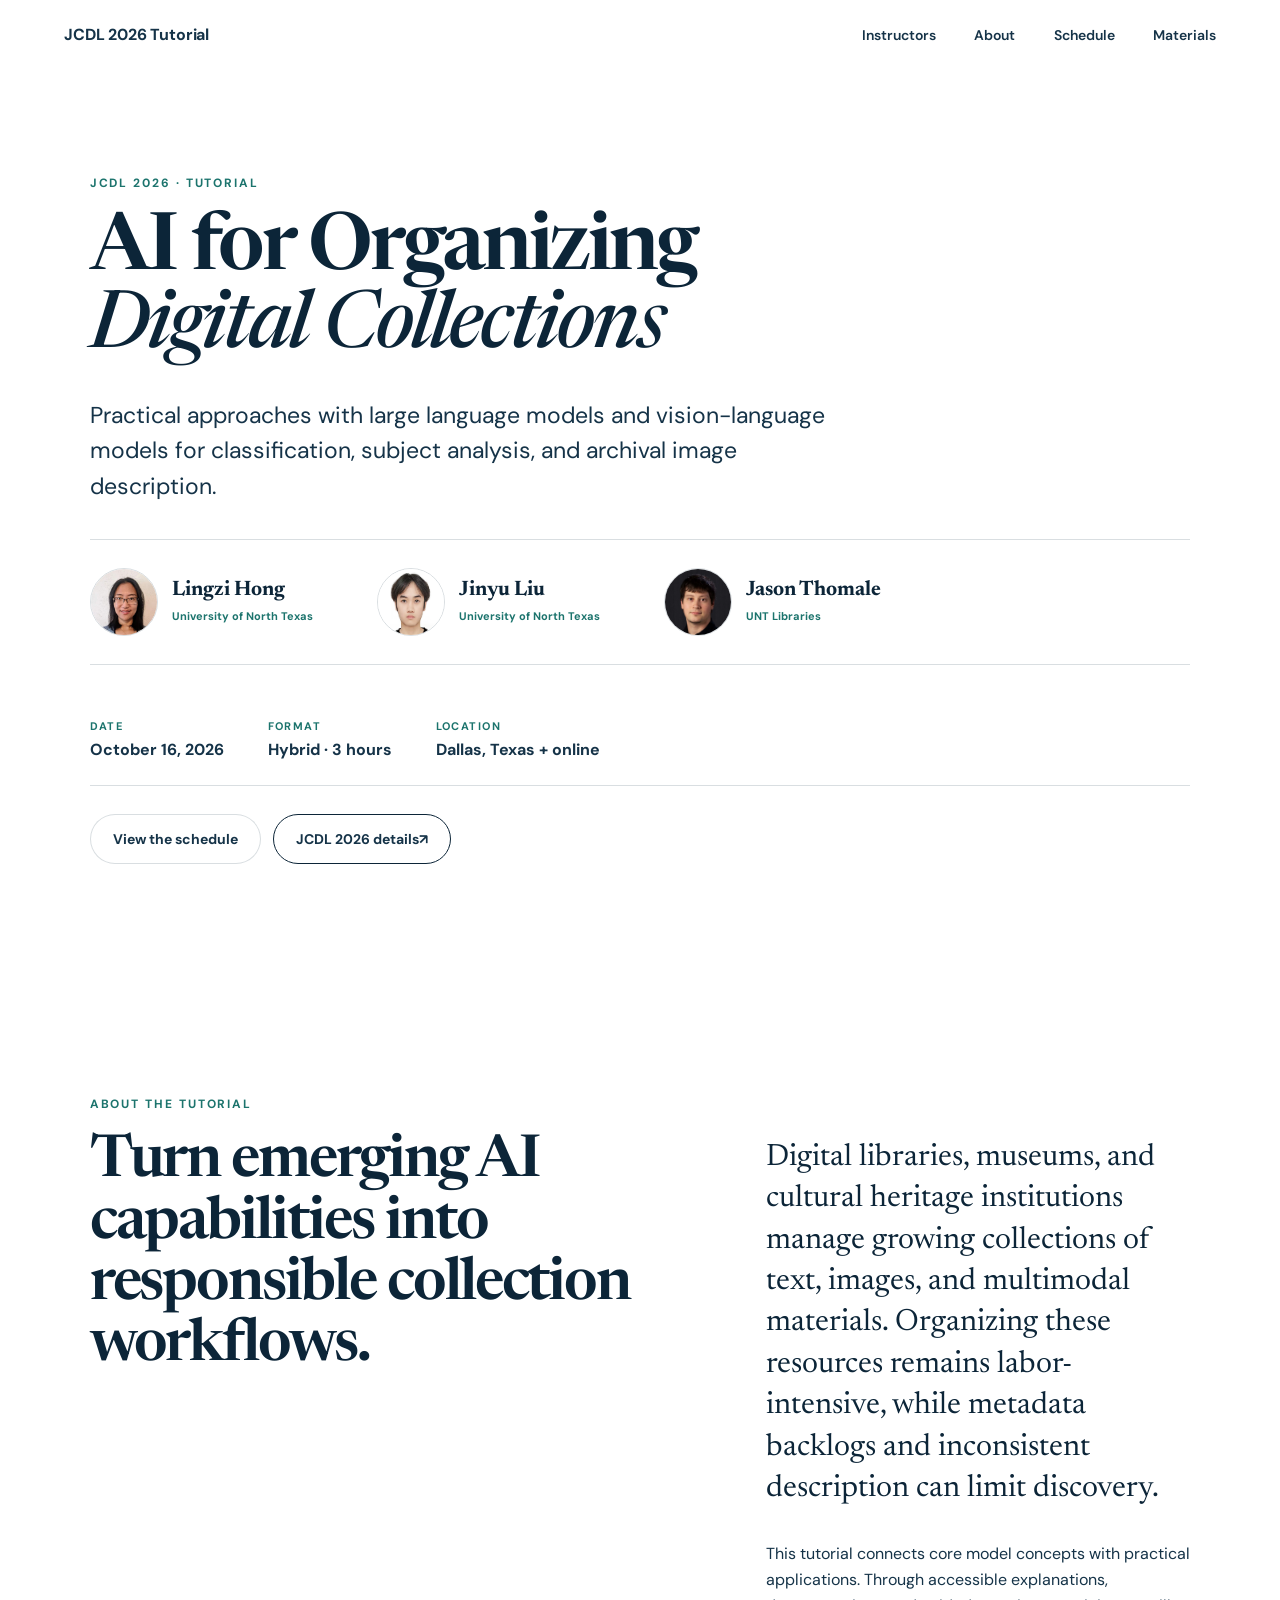
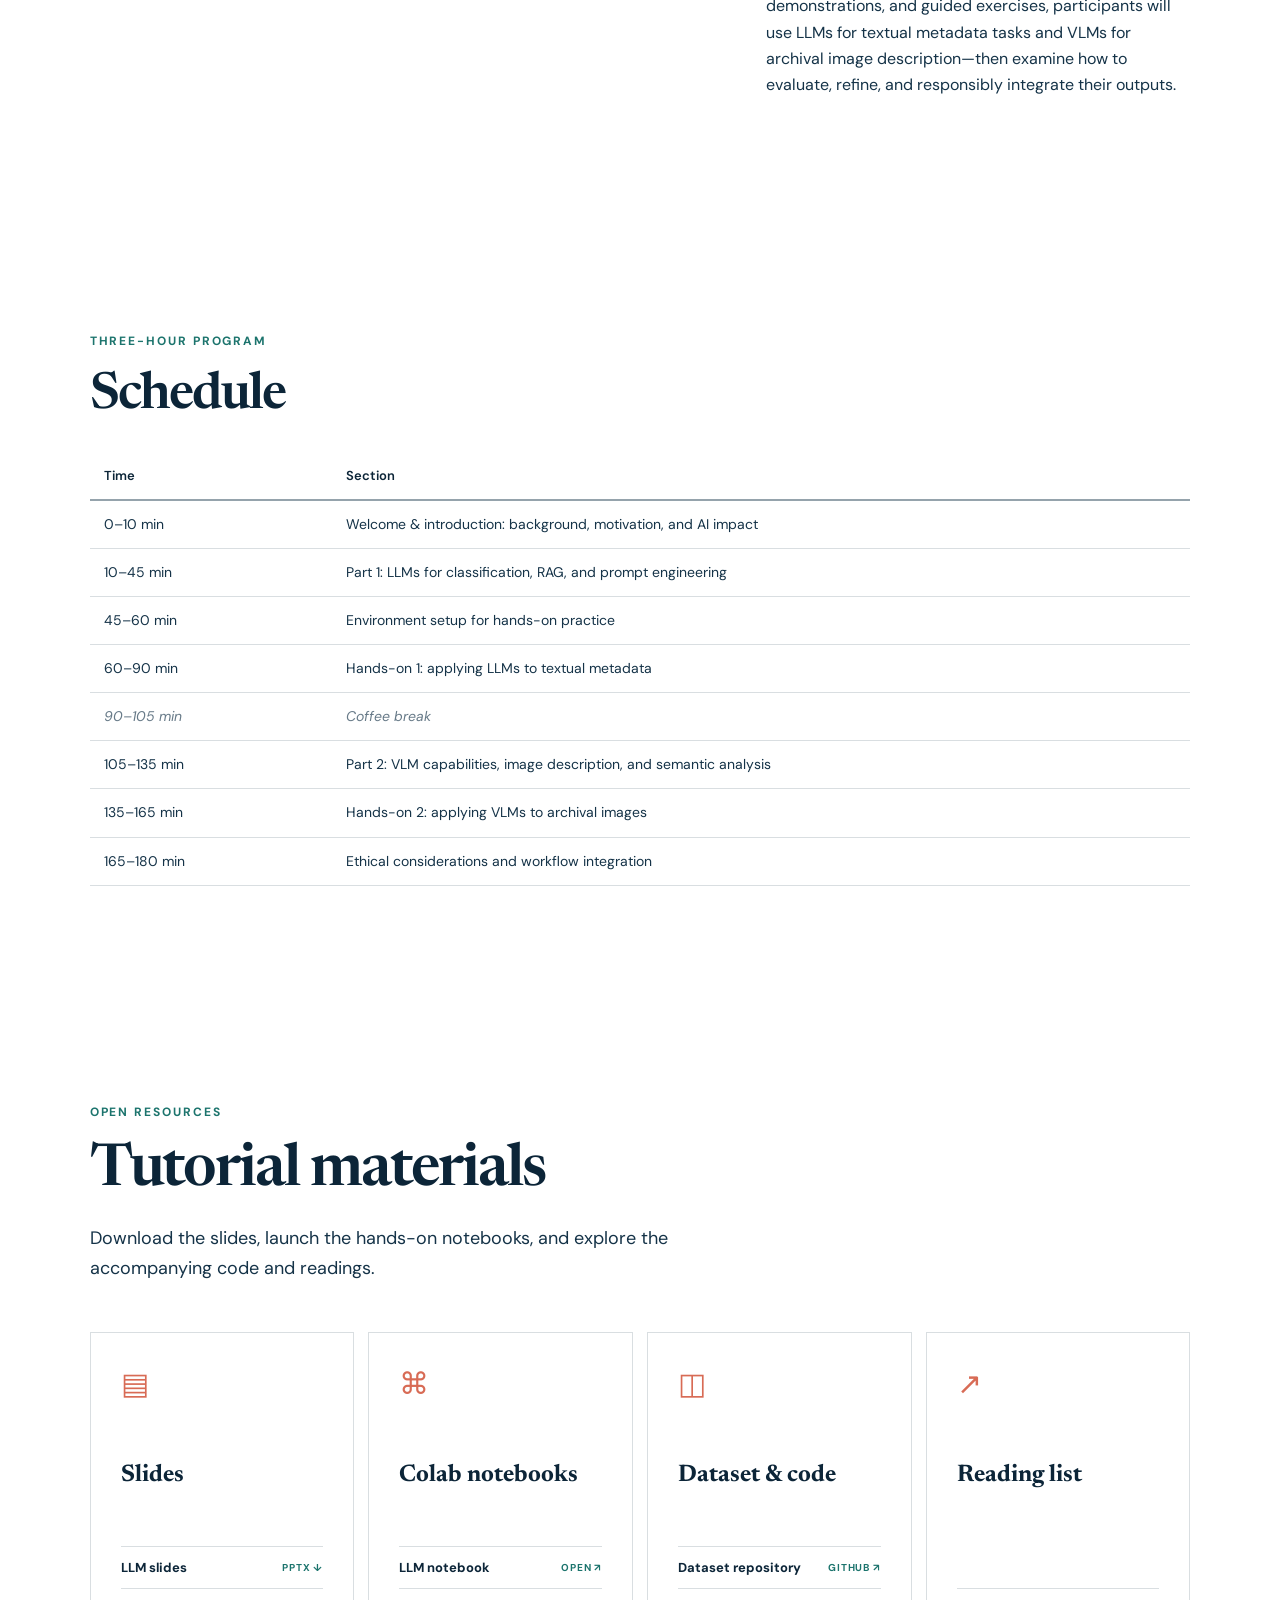
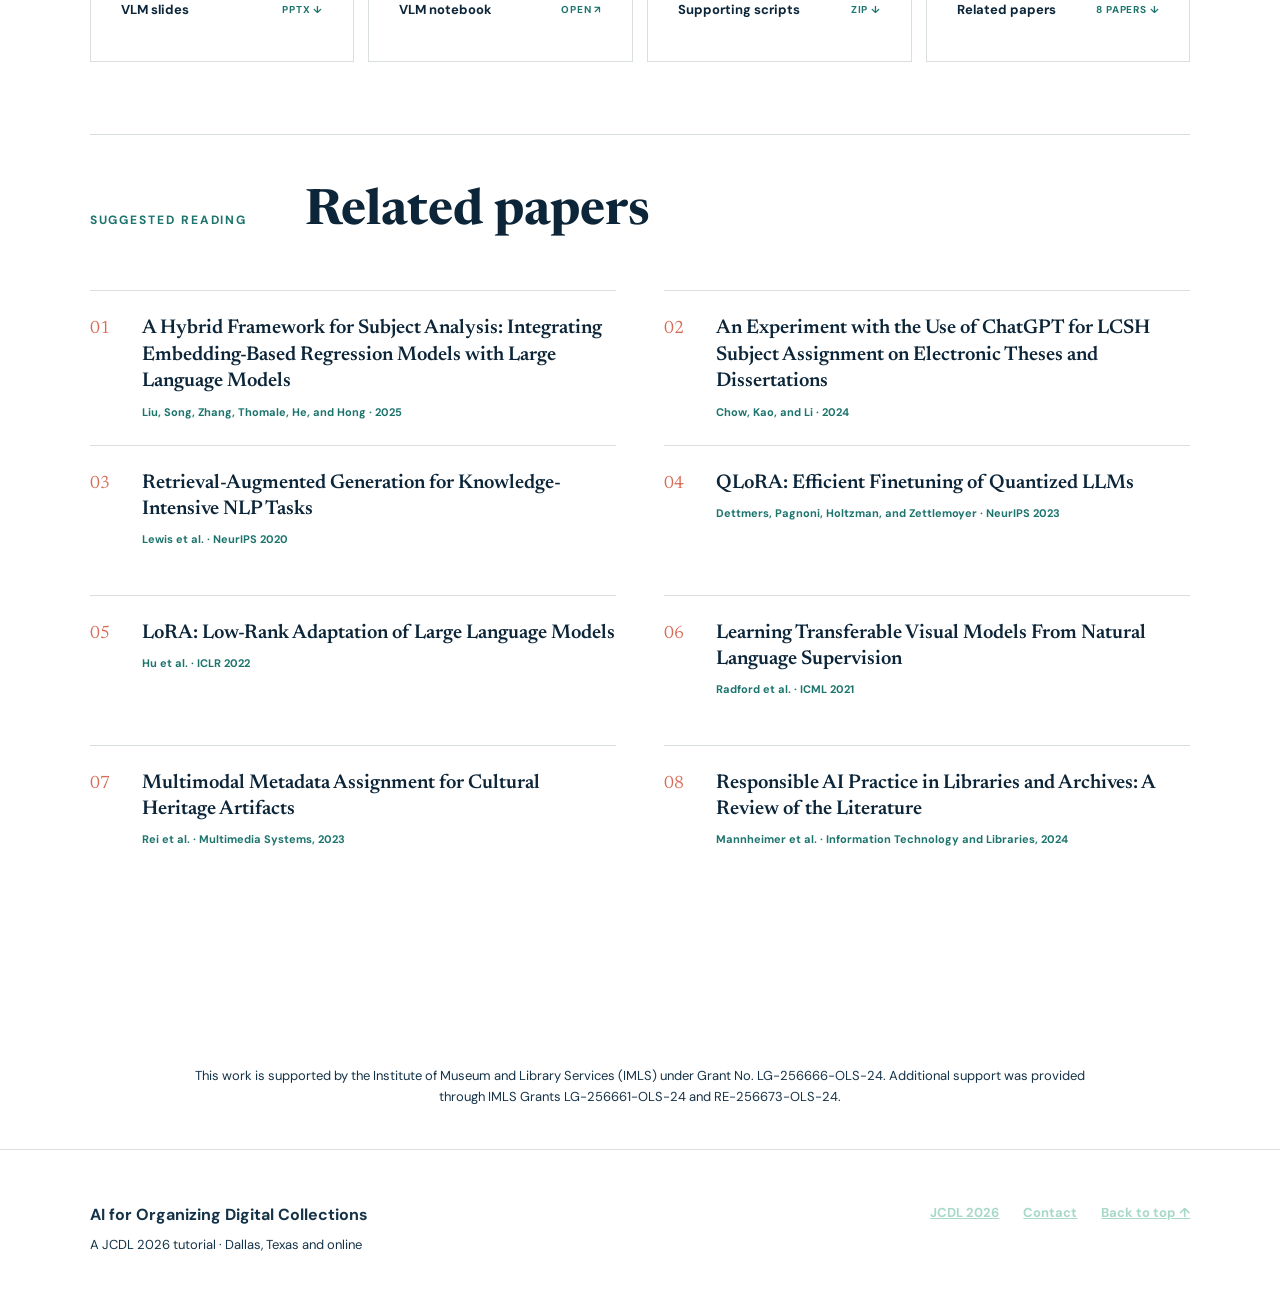
<file: index.html>
<!doctype html>
<html lang="en">
  <head>
    <meta charset="UTF-8" />
    <meta name="viewport" content="width=device-width, initial-scale=1.0" />
    <meta
      name="description"
      content="JCDL 2026 tutorial on practical approaches for organizing digital collections with large language models and vision-language models."
    />
    <meta property="og:title" content="AI for Organizing Digital Collections | JCDL 2026 Tutorial" />
    <meta
      property="og:description"
      content="A hands-on tutorial on LLMs, vision-language models, and responsible AI workflows for digital collections."
    />
    <meta property="og:type" content="website" />
    <meta name="theme-color" content="#173f5f" />
    <title>AI for Organizing Digital Collections | JCDL 2026</title>
    <link rel="preconnect" href="https://fonts.googleapis.com" />
    <link rel="preconnect" href="https://fonts.gstatic.com" crossorigin />
    <link
      href="https://fonts.googleapis.com/css2?family=DM+Sans:wght@400;500;600;700&family=Newsreader:opsz,wght@6..72,500;6..72,600&display=swap"
      rel="stylesheet"
    />
    <link rel="stylesheet" href="styles.css?v=4" />
  </head>
  <body>
    <header class="site-header">
      <a class="brand" href="#top" aria-label="Tutorial home">
        <span>JCDL 2026 Tutorial</span>
      </a>
      <button class="nav-toggle" type="button" aria-expanded="false" aria-controls="site-nav">
        <span class="sr-only">Open navigation</span>
        <span></span><span></span><span></span>
      </button>
      <nav id="site-nav" class="site-nav" aria-label="Main navigation">
        <a href="#instructors">Instructors</a>
        <a href="#about">About</a>
        <a href="#schedule">Schedule</a>
        <a href="#materials">Materials</a>
      </nav>
    </header>

    <main id="top">
      <section class="hero">
        <div class="hero-content">
          <p class="eyebrow">JCDL 2026 · Tutorial</p>
          <h1>
            <span class="title-line">AI for Organizing</span>
            <em class="title-line">Digital Collections</em>
          </h1>
          <p class="hero-subtitle">
            Practical approaches with large language models and vision-language models
            for classification, subject analysis, and archival image description.
          </p>
          <div id="instructors" class="hero-instructors" aria-label="Tutorial instructors">
            <a class="hero-instructor" href="mailto:lingzi.hong@unt.edu">
              <img src="assets/instructors/lingzi-hong.png" alt="Lingzi Hong" />
              <span><strong>Lingzi Hong</strong><small>University of North Texas</small></span>
            </a>
            <a class="hero-instructor" href="mailto:JinyuLiu@my.unt.edu">
              <img src="assets/instructors/jinyu-liu.png" alt="Jinyu Liu" />
              <span><strong>Jinyu Liu</strong><small>University of North Texas</small></span>
            </a>
            <a class="hero-instructor" href="mailto:Jason.Thomale@unt.edu">
              <img src="assets/instructors/jason-thomale.png" alt="Jason Thomale" />
              <span><strong>Jason Thomale</strong><small>UNT Libraries</small></span>
            </a>
          </div>
          <div class="event-details" aria-label="Event details">
            <div>
              <span class="detail-label">Date</span>
              <strong>October 16, 2026</strong>
            </div>
            <div>
              <span class="detail-label">Format</span>
              <strong>Hybrid · 3 hours</strong>
            </div>
            <div>
              <span class="detail-label">Location</span>
              <strong>Dallas, Texas + online</strong>
            </div>
          </div>
          <div class="hero-actions">
            <a class="button button-primary" href="#schedule">View the schedule</a>
            <a
              class="button button-secondary"
              href="https://2026.jcdl.org/workshops-and-tutorials/"
              target="_blank"
              rel="noreferrer"
            >JCDL 2026 details <span aria-hidden="true">↗</span></a>
          </div>
        </div>
      </section>

      <section id="about" class="section section-about">
        <div class="section-heading">
          <p class="eyebrow">About the tutorial</p>
          <h2>Turn emerging AI capabilities into responsible collection workflows.</h2>
        </div>
        <div class="about-copy">
          <p class="lead">
            Digital libraries, museums, and cultural heritage institutions manage growing
            collections of text, images, and multimodal materials. Organizing these resources
            remains labor-intensive, while metadata backlogs and inconsistent description can
            limit discovery.
          </p>
          <p>
            This tutorial connects core model concepts with practical applications. Through
            accessible explanations, demonstrations, and guided exercises, participants will
            use LLMs for textual metadata tasks and VLMs for archival image description—then
            examine how to evaluate, refine, and responsibly integrate their outputs.
          </p>
        </div>
      </section>

      <section id="schedule" class="section schedule-section">
        <div class="section-heading compact">
          <p class="eyebrow">Three-hour program</p>
          <h2>Schedule</h2>
        </div>
        <div class="schedule-table-wrap">
          <table class="schedule-table">
            <thead><tr><th>Time</th><th>Section</th></tr></thead>
            <tbody>
              <tr><td>0–10 min</td><td>Welcome &amp; introduction: background, motivation, and AI impact</td></tr>
              <tr><td>10–45 min</td><td>Part 1: LLMs for classification, RAG, and prompt engineering</td></tr>
              <tr><td>45–60 min</td><td>Environment setup for hands-on practice</td></tr>
              <tr><td>60–90 min</td><td>Hands-on 1: applying LLMs to textual metadata</td></tr>
              <tr class="break-row"><td>90–105 min</td><td>Coffee break</td></tr>
              <tr><td>105–135 min</td><td>Part 2: VLM capabilities, image description, and semantic analysis</td></tr>
              <tr><td>135–165 min</td><td>Hands-on 2: applying VLMs to archival images</td></tr>
              <tr><td>165–180 min</td><td>Ethical considerations and workflow integration</td></tr>
            </tbody>
          </table>
        </div>
      </section>

      <section id="materials" class="section materials-section">
        <div class="section-heading compact">
          <p class="eyebrow">Open resources</p>
          <h2>Tutorial materials</h2>
          <p>Download the slides, launch the hands-on notebooks, and explore the accompanying code and readings.</p>
        </div>
        <div class="materials-grid">
          <article class="material-card">
            <span class="material-icon" aria-hidden="true">▤</span>
            <h3>Slides</h3>
            <ul class="resource-links">
              <li><a href="materials/slides/JCDL-LLM.pptx" download><span>LLM slides</span><small>PPTX ↓</small></a></li>
              <li><a href="materials/slides/JCDL-VLM.pptx" download><span>VLM slides</span><small>PPTX ↓</small></a></li>
            </ul>
          </article>
          <article class="material-card">
            <span class="material-icon" aria-hidden="true">⌘</span>
            <h3>Colab notebooks</h3>
            <ul class="resource-links">
              <li><a href="https://colab.research.google.com/github/SoulEmol/llm4cat-jcdl2026/blob/main/materials/notebooks/JCDL_LLM.ipynb" target="_blank" rel="noreferrer"><span>LLM notebook</span><small>Open ↗</small></a></li>
              <li><a href="https://colab.research.google.com/github/SoulEmol/llm4cat-jcdl2026/blob/main/materials/notebooks/JCDL_VLM.ipynb" target="_blank" rel="noreferrer"><span>VLM notebook</span><small>Open ↗</small></a></li>
            </ul>
          </article>
          <article class="material-card">
            <span class="material-icon" aria-hidden="true">◫</span>
            <h3>Dataset &amp; code</h3>
            <ul class="resource-links">
              <li><a href="https://github.com/llm4cat/LLMs" target="_blank" rel="noreferrer"><span>Dataset repository</span><small>GitHub ↗</small></a></li>
              <li><a href="materials/code/llm-scripts.zip" download><span>Supporting scripts</span><small>ZIP ↓</small></a></li>
            </ul>
          </article>
          <article class="material-card">
            <span class="material-icon" aria-hidden="true">↗</span>
            <h3>Reading list</h3>
            <ul class="resource-links">
              <li><a href="#reading-list"><span>Related papers</span><small>8 papers ↓</small></a></li>
            </ul>
          </article>
        </div>

        <div id="reading-list" class="reading-list">
          <div class="reading-list-heading">
            <p class="eyebrow">Suggested reading</p>
            <h3>Related papers</h3>
          </div>
          <ol class="reading-items">
            <li>
              <a href="https://arxiv.org/abs/2507.22913" target="_blank" rel="noreferrer">A Hybrid Framework for Subject Analysis: Integrating Embedding-Based Regression Models with Large Language Models</a>
              <p>Liu, Song, Zhang, Thomale, He, and Hong · 2025</p>
            </li>
            <li>
              <a href="https://arxiv.org/abs/2403.16424" target="_blank" rel="noreferrer">An Experiment with the Use of ChatGPT for LCSH Subject Assignment on Electronic Theses and Dissertations</a>
              <p>Chow, Kao, and Li · 2024</p>
            </li>
            <li>
              <a href="https://arxiv.org/abs/2005.11401" target="_blank" rel="noreferrer">Retrieval-Augmented Generation for Knowledge-Intensive NLP Tasks</a>
              <p>Lewis et al. · NeurIPS 2020</p>
            </li>
            <li>
              <a href="https://arxiv.org/abs/2305.14314" target="_blank" rel="noreferrer">QLoRA: Efficient Finetuning of Quantized LLMs</a>
              <p>Dettmers, Pagnoni, Holtzman, and Zettlemoyer · NeurIPS 2023</p>
            </li>
            <li>
              <a href="https://arxiv.org/abs/2106.09685" target="_blank" rel="noreferrer">LoRA: Low-Rank Adaptation of Large Language Models</a>
              <p>Hu et al. · ICLR 2022</p>
            </li>
            <li>
              <a href="https://proceedings.mlr.press/v139/radford21a.html" target="_blank" rel="noreferrer">Learning Transferable Visual Models From Natural Language Supervision</a>
              <p>Radford et al. · ICML 2021</p>
            </li>
            <li>
              <a href="https://doi.org/10.1007/s00530-022-01025-2" target="_blank" rel="noreferrer">Multimodal Metadata Assignment for Cultural Heritage Artifacts</a>
              <p>Rei et al. · Multimedia Systems, 2023</p>
            </li>
            <li>
              <a href="https://doi.org/10.5860/ital.v43i3.17245" target="_blank" rel="noreferrer">Responsible AI Practice in Libraries and Archives: A Review of the Literature</a>
              <p>Mannheimer et al. · Information Technology and Libraries, 2024</p>
            </li>
          </ol>
        </div>
      </section>

      <section class="section acknowledgement">
        <p>
          This work is supported by the Institute of Museum and Library Services (IMLS)
          under Grant No. LG-256666-OLS-24. Additional support was provided through IMLS
          Grants LG-256661-OLS-24 and RE-256673-OLS-24.
        </p>
      </section>
    </main>

    <footer>
      <div>
        <strong>AI for Organizing Digital Collections</strong>
        <p>A JCDL 2026 tutorial · Dallas, Texas and online</p>
      </div>
      <div class="footer-links">
        <a href="https://2026.jcdl.org/" target="_blank" rel="noreferrer">JCDL 2026</a>
        <a href="mailto:lingzi.hong@unt.edu">Contact</a>
        <a href="#top">Back to top ↑</a>
      </div>
    </footer>

    <script src="script.js?v=2"></script>
  </body>
</html>
</file>
<file: styles.css>
:root {
  --ink: #153348;
  --ink-deep: #0c2538;
  --paper: #ffffff;
  --paper-warm: #ffffff;
  --white: #ffffff;
  --teal: #1c746d;
  --mint: #a8d8c8;
  --gold: #e8b65b;
  --coral: #d86b55;
  --line: rgba(21, 51, 72, 0.16);
  --shadow: 0 24px 70px rgba(12, 37, 56, 0.12);
  --sans: "DM Sans", system-ui, sans-serif;
  --serif: "Newsreader", Georgia, serif;
}

* {
  box-sizing: border-box;
}

html {
  scroll-behavior: smooth;
}

body {
  margin: 0;
  overflow-x: hidden;
  color: var(--ink);
  background: var(--paper);
  font-family: var(--sans);
  line-height: 1.65;
}

a {
  color: inherit;
}

.sr-only {
  position: absolute;
  width: 1px;
  height: 1px;
  padding: 0;
  margin: -1px;
  overflow: hidden;
  clip: rect(0, 0, 0, 0);
  white-space: nowrap;
  border: 0;
}

.site-header {
  position: sticky;
  top: 0;
  z-index: 20;
  display: flex;
  align-items: center;
  justify-content: space-between;
  min-height: 72px;
  padding: 0 5vw;
  background: rgba(255, 255, 255, 0.94);
  border-bottom: 1px solid transparent;
  backdrop-filter: blur(16px);
  transition: border-color 180ms ease, box-shadow 180ms ease;
}

.site-header.scrolled {
  border-bottom-color: var(--line);
  box-shadow: 0 8px 30px rgba(12, 37, 56, 0.06);
}

.brand {
  display: flex;
  align-items: center;
  gap: 12px;
  font-weight: 700;
  text-decoration: none;
  letter-spacing: -0.01em;
}

.brand-mark {
  display: grid;
  place-items: center;
  width: 37px;
  height: 37px;
  color: var(--white);
  background: var(--ink-deep);
  border-radius: 50%;
  font-family: var(--serif);
  font-size: 17px;
}

.site-nav {
  display: flex;
  align-items: center;
  gap: clamp(20px, 3vw, 40px);
}

.site-nav a {
  position: relative;
  font-size: 14px;
  font-weight: 600;
  text-decoration: none;
}

.site-nav a::after {
  position: absolute;
  right: 0;
  bottom: -5px;
  left: 0;
  height: 2px;
  content: "";
  background: var(--coral);
  transform: scaleX(0);
  transform-origin: left;
  transition: transform 180ms ease;
}

.site-nav a:hover::after,
.site-nav a:focus-visible::after {
  transform: scaleX(1);
}

.nav-toggle {
  display: none;
  padding: 8px;
  background: none;
  border: 0;
}

.nav-toggle span:not(.sr-only) {
  display: block;
  width: 24px;
  height: 2px;
  margin: 5px;
  background: var(--ink);
}

.hero {
  position: relative;
  min-height: auto;
  padding: clamp(64px, 8vw, 105px) 7vw clamp(70px, 8vw, 110px);
  overflow: hidden;
  background: #ffffff;
}

.hero-content {
  position: relative;
  z-index: 2;
  width: min(100%, 1160px);
  margin: 0 auto;
  min-width: 0;
}

.eyebrow {
  margin: 0 0 18px;
  color: var(--teal);
  font-size: 12px;
  font-weight: 700;
  letter-spacing: 0.16em;
  text-transform: uppercase;
}

h1,
h2 {
  margin: 0;
  color: var(--ink-deep);
  font-family: var(--serif);
  font-weight: 600;
  line-height: 0.98;
  letter-spacing: -0.035em;
}

h1 {
  max-width: none;
  font-size: clamp(34px, 6.2vw, 92px);
}

h1 em {
  color: inherit;
  font-weight: 500;
}

.title-line {
  display: block;
  white-space: nowrap;
}

h2 {
  font-size: clamp(39px, 4.6vw, 68px);
  line-height: 1.04;
}

h3 {
  color: var(--ink-deep);
}

.hero-subtitle {
  max-width: 760px;
  margin: 30px 0;
  font-size: clamp(18px, 2vw, 23px);
  line-height: 1.55;
}

.hero-instructors {
  display: flex;
  flex-wrap: wrap;
  gap: 22px 42px;
  margin: 34px 0 30px;
  padding: 28px 0;
  border-top: 1px solid var(--line);
  border-bottom: 1px solid var(--line);
}

.hero-instructor {
  display: grid;
  grid-template-columns: 68px auto;
  gap: 14px;
  align-items: center;
  min-width: 245px;
  text-decoration: none;
}

.hero-instructor img {
  width: 68px;
  height: 68px;
  border: 1px solid var(--line);
  border-radius: 50%;
  object-fit: cover;
  object-position: center top;
  transition: transform 180ms ease;
}

.hero-instructor:hover img {
  transform: scale(1.04);
}

.hero-instructor span {
  display: flex;
  flex-direction: column;
}

.hero-instructor strong {
  color: var(--ink-deep);
  font-family: var(--serif);
  font-size: 21px;
  line-height: 1.2;
}

.hero-instructor small {
  margin-top: 3px;
  color: var(--teal);
  font-size: 11px;
  font-weight: 700;
}

.event-details {
  display: flex;
  flex-wrap: wrap;
  gap: 20px 44px;
  padding: 22px 0;
  border-bottom: 1px solid var(--line);
}

.event-details div {
  display: flex;
  flex-direction: column;
  gap: 2px;
}

.detail-label {
  color: var(--teal);
  font-size: 11px;
  font-weight: 700;
  letter-spacing: 0.13em;
  text-transform: uppercase;
}

.hero-actions {
  display: flex;
  flex-wrap: wrap;
  gap: 12px;
  margin-top: 28px;
}

.button {
  display: inline-flex;
  align-items: center;
  justify-content: center;
  min-height: 50px;
  padding: 0 22px;
  border: 1px solid var(--ink-deep);
  border-radius: 999px;
  font-size: 14px;
  font-weight: 700;
  text-decoration: none;
  transition: transform 180ms ease, box-shadow 180ms ease, background 180ms ease;
}

.button:hover {
  transform: translateY(-2px);
  box-shadow: 0 10px 25px rgba(12, 37, 56, 0.12);
}

.button-primary {
  color: var(--ink);
  background: var(--white);
  border: 1px solid var(--line);
}

.button-secondary:hover {
  background: var(--white);
}

.hero-card {
  min-height: 440px;
  padding: 45px 34px;
  overflow: hidden;
  color: var(--white);
  background: var(--ink-deep);
  border-radius: 3px 56px 3px 3px;
  box-shadow: var(--shadow);
  text-align: center;
}

.card-grid {
  position: absolute;
  inset: 0;
  opacity: 0.08;
  background-image:
    linear-gradient(rgba(21, 51, 72, .5) 1px, transparent 1px),
    linear-gradient(90deg, rgba(21, 51, 72, .5) 1px, transparent 1px);
  background-size: 36px 36px;
}

.hero-card > *:not(.card-grid) {
  position: relative;
}

.hero-card p {
  margin: 0 0 28px;
  color: var(--mint);
  font-size: 12px;
  font-weight: 700;
  letter-spacing: 0.14em;
  text-transform: uppercase;
}

.pipeline,
.outcomes {
  display: flex;
  flex-wrap: wrap;
  justify-content: center;
  gap: 8px;
}

.pipeline span,
.outcomes span {
  padding: 8px 12px;
  border: 1px solid var(--line);
  border-radius: 999px;
  font-size: 13px;
}

.pipeline-arrow {
  margin: 22px 0;
  color: var(--gold);
  font-size: 24px;
}

.model-chip {
  display: inline-grid;
  place-items: center;
  width: 155px;
  height: 155px;
  color: var(--ink-deep);
  background: var(--mint);
  border: 12px solid rgba(168, 216, 200, 0.22);
  border-radius: 50%;
  background-clip: padding-box;
  font-family: var(--serif);
  font-size: 25px;
  font-weight: 600;
}

.outcomes span {
  color: var(--ink-deep);
  background: var(--gold);
  border: 0;
  font-weight: 700;
}

.section {
  padding: clamp(80px, 10vw, 140px) 7vw;
}

.section-heading {
  display: grid;
  grid-template-columns: minmax(180px, 0.45fr) minmax(0, 1.55fr);
  gap: 30px;
  align-items: start;
}

.section-heading.compact {
  display: block;
  max-width: 820px;
  margin-bottom: 48px;
}

.section-heading.compact > p:last-child {
  max-width: 640px;
  margin-top: 22px;
  font-size: 18px;
}

.section-about {
  display: grid;
  grid-template-columns: minmax(0, 1.15fr) minmax(300px, 0.85fr);
  gap: clamp(50px, 8vw, 120px);
  background: var(--white);
}

.section-about .section-heading {
  display: block;
}

.about-copy {
  padding-top: 42px;
}

.about-copy p {
  margin-top: 0;
}

.about-copy .lead {
  color: var(--ink-deep);
  font-family: var(--serif);
  font-size: clamp(23px, 2.4vw, 32px);
  line-height: 1.35;
}

.learning-section {
  background: var(--paper-warm);
}

.learning-grid {
  display: grid;
  grid-template-columns: repeat(4, 1fr);
  gap: 1px;
  background: var(--line);
  border: 1px solid var(--line);
}

.learning-card {
  min-height: 300px;
  padding: 30px;
  background: var(--paper);
}

.card-number {
  color: var(--coral);
  font-family: var(--serif);
  font-size: 17px;
}

.learning-card h3 {
  margin: 74px 0 12px;
  font-family: var(--serif);
  font-size: 32px;
}

.learning-card p {
  margin: 0;
}

.schedule-section {
  background: var(--white);
  padding-top: clamp(64px, 7vw, 92px);
  padding-bottom: clamp(64px, 7vw, 92px);
}

.schedule-section .section-heading.compact {
  margin-bottom: 30px;
}

.schedule-section h2 {
  font-size: clamp(36px, 4vw, 54px);
}

.schedule-table-wrap {
  overflow-x: auto;
}

.schedule-table {
  width: 100%;
  min-width: 720px;
  border-collapse: collapse;
  font-size: 14px;
}

.schedule-table th,
.schedule-table td {
  padding: 12px 14px;
  border-bottom: 1px solid var(--line);
  text-align: left;
  vertical-align: top;
}

.schedule-table th {
  color: var(--ink-deep);
  border-bottom: 2px solid rgba(21, 51, 72, 0.45);
  font-size: 13px;
  font-weight: 600;
}

.schedule-table th:first-child,
.schedule-table td:first-child {
  width: 22%;
  white-space: nowrap;
}

.schedule-table .break-row {
  color: rgba(21, 51, 72, 0.65);
  font-style: italic;
}

.prepare-section {
  color: var(--ink);
  background: var(--white);
  border-top: 1px solid var(--line);
  border-bottom: 1px solid var(--line);
}

.prepare-section h2 {
  color: var(--ink-deep);
}

.prepare-panel {
  display: grid;
  grid-template-columns: 1fr 1fr;
  gap: clamp(50px, 8vw, 120px);
}

.prepare-panel > div > p:last-child {
  max-width: 560px;
  margin-top: 28px;
  color: var(--ink);
  font-size: 18px;
}

.checklist {
  align-self: center;
  margin: 0;
  padding: 0;
  list-style: none;
}

.checklist li {
  display: flex;
  gap: 16px;
  align-items: center;
  padding: 18px 0;
  border-bottom: 1px solid var(--line);
  font-size: 17px;
}

.checklist span {
  display: grid;
  place-items: center;
  flex: 0 0 28px;
  height: 28px;
  color: var(--ink-deep);
  background: var(--mint);
  border-radius: 50%;
  font-weight: 700;
}

.audience-strip {
  display: flex;
  flex-wrap: wrap;
  gap: 10px;
  align-items: center;
  margin-top: 70px;
  padding-top: 30px;
  border-top: 1px solid var(--line);
}

.audience-strip strong {
  margin-right: 15px;
  color: var(--gold);
}

.audience-strip span {
  padding: 8px 14px;
  border: 1px solid var(--line);
  border-radius: 999px;
  font-size: 13px;
}

.instructors-section {
  background: var(--paper);
}

.instructor-grid {
  display: grid;
  grid-template-columns: repeat(3, 1fr);
  gap: 22px;
}

.instructor-card {
  padding: 32px;
  background: var(--white);
  border: 1px solid var(--line);
  border-radius: 3px 28px 3px 3px;
}

.avatar {
  display: block;
  width: 86px;
  height: 86px;
  margin-bottom: 30px;
  border-radius: 50%;
  border: 1px solid var(--line);
  object-fit: cover;
  object-position: center top;
}

.instructor-card h3 {
  margin: 0;
  font-family: var(--serif);
  font-size: 30px;
}

.instructor-card .role {
  min-height: 48px;
  margin: 5px 0 18px;
  color: var(--teal);
  font-size: 13px;
  font-weight: 700;
}

.instructor-card a {
  color: var(--coral);
  font-size: 13px;
  font-weight: 700;
  overflow-wrap: anywhere;
}

.materials-section {
  background: var(--white);
}

.materials-grid {
  display: grid;
  grid-template-columns: repeat(4, 1fr);
  gap: 14px;
}

.material-card {
  display: flex;
  flex-direction: column;
  min-height: 330px;
  padding: 30px;
  border: 1px solid var(--line);
}

.material-card > .material-icon {
  color: var(--coral);
  font-family: var(--serif);
  font-size: 30px;
}

.material-card h3 {
  margin: 48px 0 22px;
  font-family: var(--serif);
  font-size: 24px;
  line-height: 1.25;
}

.resource-links {
  margin: auto 0 0;
  padding: 0;
  border-top: 1px solid var(--line);
  list-style: none;
}

.resource-links li + li {
  border-top: 1px solid var(--line);
}

.resource-links a {
  display: flex;
  gap: 12px;
  align-items: center;
  justify-content: space-between;
  padding: 12px 0;
  color: var(--ink-deep);
  font-size: 13px;
  font-weight: 700;
  line-height: 1.35;
  text-decoration: none;
}

.resource-links a:hover span,
.resource-links a:focus-visible span {
  color: var(--coral);
  text-decoration: underline;
  text-underline-offset: 3px;
}

.resource-links small {
  flex: 0 0 auto;
  color: var(--teal);
  font-size: 10px;
  font-weight: 700;
  letter-spacing: 0.08em;
  text-transform: uppercase;
}

.reading-list {
  margin-top: 72px;
  padding-top: 52px;
  border-top: 1px solid var(--line);
  scroll-margin-top: 96px;
}

.reading-list-heading {
  display: grid;
  grid-template-columns: minmax(160px, 0.35fr) minmax(0, 1.65fr);
  gap: 28px;
  align-items: baseline;
}

.reading-list-heading h3 {
  margin: 0;
  color: var(--ink-deep);
  font-family: var(--serif);
  font-size: clamp(32px, 4vw, 50px);
  line-height: 1;
}

.reading-items {
  display: grid;
  grid-template-columns: repeat(2, minmax(0, 1fr));
  gap: 0 48px;
  margin: 42px 0 0;
  padding: 0;
  list-style: none;
  counter-reset: papers;
}

.reading-items li {
  position: relative;
  min-height: 150px;
  padding: 24px 0 24px 52px;
  border-top: 1px solid var(--line);
  counter-increment: papers;
}

.reading-items li::before {
  position: absolute;
  top: 24px;
  left: 0;
  color: var(--coral);
  content: counter(papers, decimal-leading-zero);
  font-family: var(--serif);
  font-size: 18px;
}

.reading-items a {
  color: var(--ink-deep);
  font-family: var(--serif);
  font-size: 20px;
  font-weight: 600;
  line-height: 1.3;
  text-decoration: none;
}

.reading-items a:hover,
.reading-items a:focus-visible {
  color: var(--coral);
  text-decoration: underline;
  text-underline-offset: 4px;
}

.reading-items p {
  margin: 0;
  margin-top: 10px;
  color: var(--teal);
  font-size: 11px;
  font-weight: 700;
  line-height: 1.45;
}

.acknowledgement {
  padding-top: 42px;
  padding-bottom: 42px;
  background: var(--paper-warm);
}

.acknowledgement p {
  max-width: 900px;
  margin: 0 auto;
  font-size: 13px;
  text-align: center;
}

footer {
  display: flex;
  justify-content: space-between;
  gap: 30px;
  padding: 52px 7vw;
  color: var(--ink);
  background: var(--white);
  border-top: 1px solid var(--line);
}

footer p {
  margin: 5px 0 0;
  color: var(--ink);
  font-size: 13px;
}

.footer-links {
  display: flex;
  flex-wrap: wrap;
  gap: 24px;
}

.footer-links a {
  color: var(--mint);
  font-size: 13px;
  font-weight: 700;
}

@media (max-width: 1000px) {
  .hero {
    grid-template-columns: 1fr;
  }

  .hero-card {
    width: min(100%, 520px);
    min-height: auto;
  }

  .section-about {
    grid-template-columns: 1fr;
  }

  .about-copy {
    max-width: 760px;
    padding-top: 0;
  }

  .learning-grid,
  .materials-grid {
    grid-template-columns: repeat(2, 1fr);
  }

  .instructor-grid {
    grid-template-columns: 1fr;
  }

  .instructor-card {
    display: grid;
    grid-template-columns: 86px 1fr;
    gap: 28px;
  }

  .instructor-card .avatar {
    margin: 0;
  }

  .instructor-card .role {
    min-height: 0;
  }
}

@media (max-width: 760px) {
  .site-header {
    min-height: 64px;
  }

  .nav-toggle {
    display: block;
  }

  .site-nav {
    position: absolute;
    top: 64px;
    right: 0;
    left: 0;
    display: none;
    flex-direction: column;
    align-items: flex-start;
    gap: 0;
    padding: 14px 5vw 22px;
    background: var(--paper);
    border-bottom: 1px solid var(--line);
  }

  .site-nav.open {
    display: flex;
  }

  .site-nav a {
    width: 100%;
    padding: 10px 0;
  }

  .hero {
    min-height: auto;
    padding-top: 75px;
  }

  h1 {
    font-size: clamp(49px, 14vw, 74px);
  }

  .section-heading {
    grid-template-columns: 1fr;
  }

  .prepare-panel {
    grid-template-columns: 1fr;
  }

  .timeline li {
    grid-template-columns: 1fr;
    gap: 2px;
  }

  .reading-list-heading,
  .reading-items {
    grid-template-columns: 1fr;
  }

  .reading-list-heading {
    gap: 4px;
  }

  .reading-items {
    margin-top: 30px;
  }

  .timeline time {
    padding-top: 0;
  }

  .instructor-card {
    display: block;
  }

  .instructor-card .avatar {
    margin-bottom: 24px;
  }

  footer {
    flex-direction: column;
  }
}

@media (max-width: 520px) {
  .brand span:last-child {
    font-size: 13px;
  }

  .event-details {
    display: grid;
    grid-template-columns: 1fr 1fr;
  }

  h1 {
    font-size: clamp(32px, 9vw, 43px);
  }

  .title-line {
    white-space: normal;
  }

  .hero-card {
    padding: 36px 20px;
  }

  .learning-grid,
  .materials-grid {
    grid-template-columns: 1fr;
  }

  .learning-card {
    min-height: 230px;
  }

  .learning-card h3 {
    margin-top: 40px;
  }
}

@media (prefers-reduced-motion: reduce) {
  html {
    scroll-behavior: auto;
  }

  *,
  *::before,
  *::after {
    transition-duration: 0.01ms !important;
  }
}
</file>
